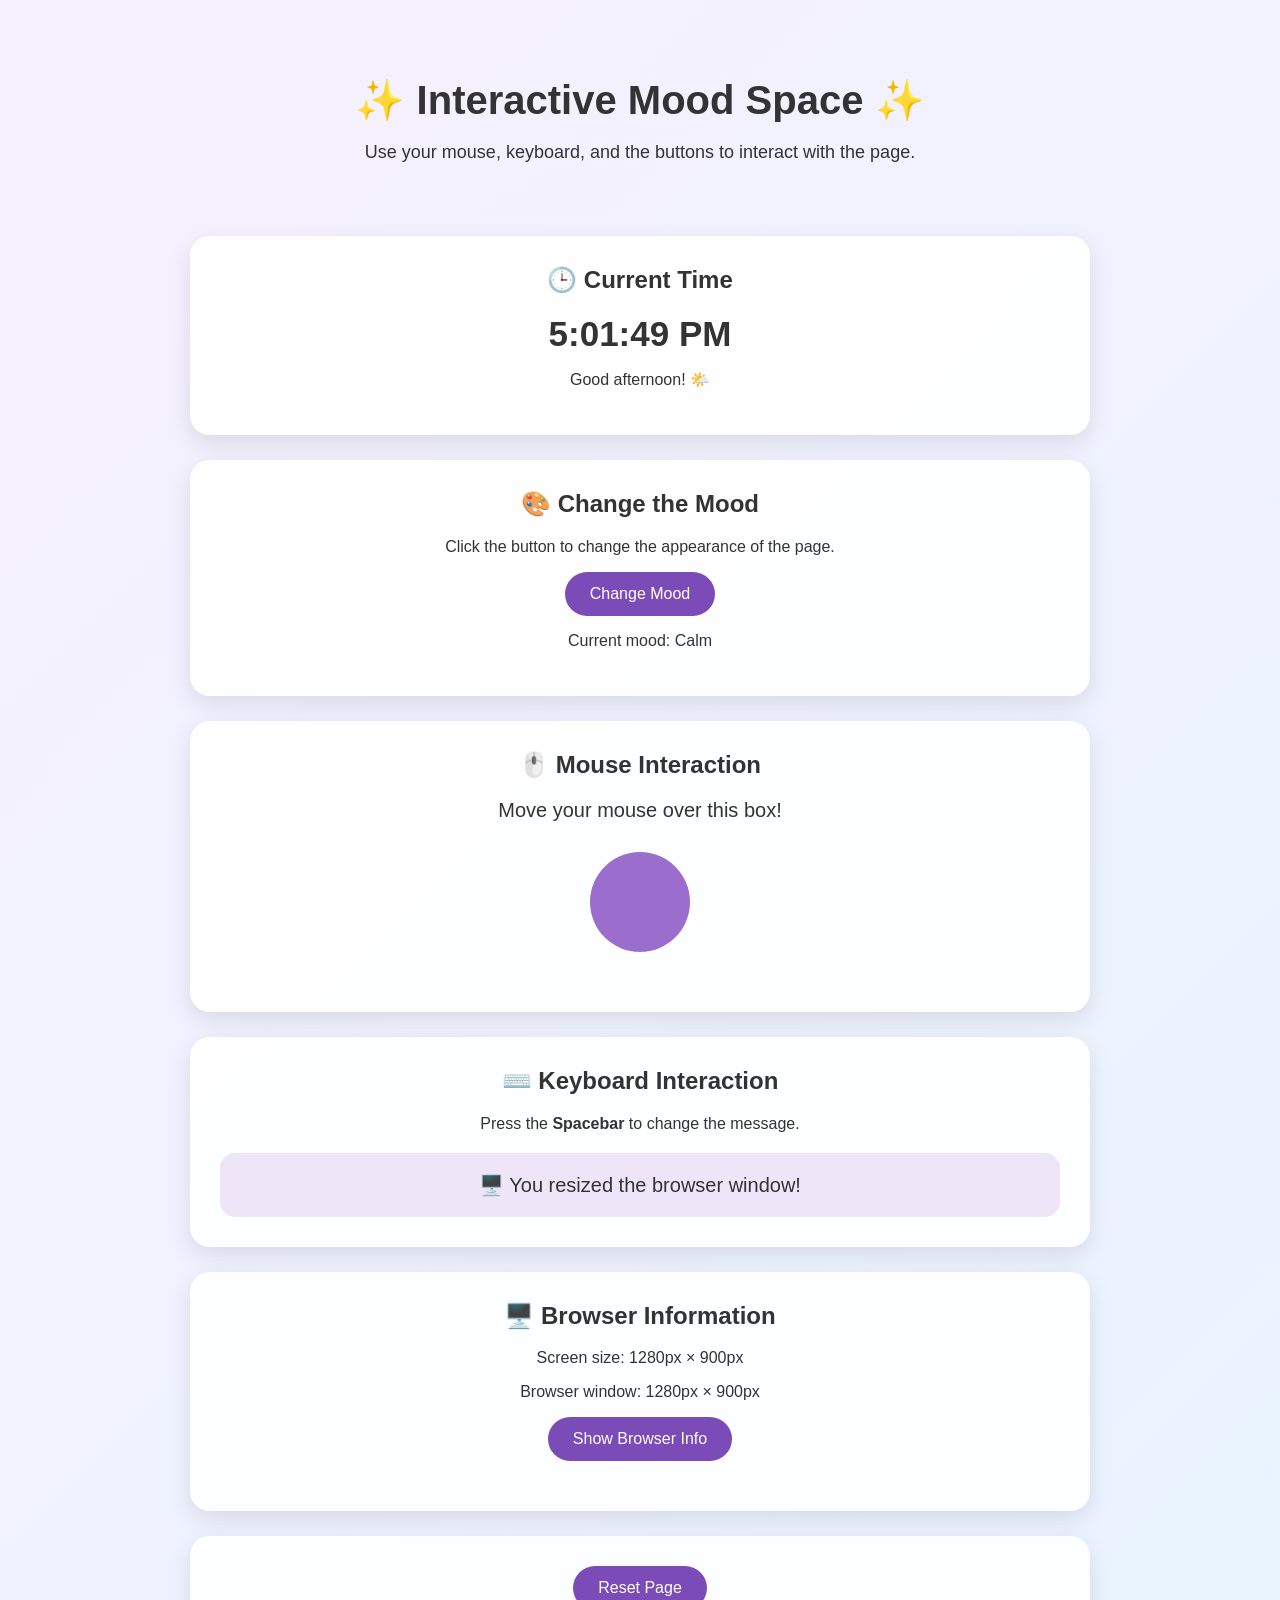
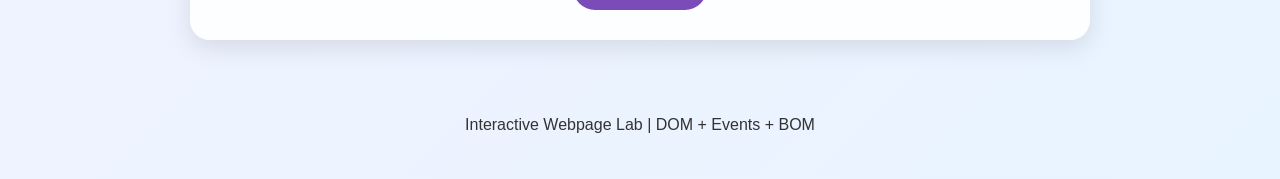
<file: index.html>
<!DOCTYPE html>
<html lang="en">
<head>
    <meta charset="UTF-8">
    <meta name="viewport" content="width=device-width, initial-scale=1.0">
    <title>Interactive Mood Space</title>
    <link rel="stylesheet" href="style.css">
</head>

<body>

    <header>
        <h1 id="title">✨ Interactive Mood Space ✨</h1>
        <p id="subtitle">Use your mouse, keyboard, and the buttons to interact with the page.</p>
    </header>

    <main>

        <!-- CLOCK -->
        <section class="card">
            <h2>🕒 Current Time</h2>
            <p id="clock">Loading time...</p>
            <p id="timeMessage">Welcome!</p>
        </section>

        <!-- MOOD CHANGER -->
        <section class="card">
            <h2>🎨 Change the Mood</h2>
            <p>Click the button to change the appearance of the page.</p>

            <button id="moodButton">Change Mood</button>

            <p id="moodText">Current mood: Calm</p>
        </section>

        <!-- MOUSE INTERACTION -->
        <section class="card mouse-card" id="mouseArea">
            <h2>🖱️ Mouse Interaction</h2>
            <p id="mouseMessage">
                Move your mouse over this box!
            </p>

            <div id="circle"></div>
        </section>

        <!-- KEYBOARD INTERACTION -->
        <section class="card">
            <h2>⌨️ Keyboard Interaction</h2>
            <p>Press the <strong>Spacebar</strong> to change the message.</p>

            <div id="keyboardMessage">
                Waiting for a key...
            </div>
        </section>

        <!-- WINDOW/BOM INTERACTION -->
        <section class="card">
            <h2>🖥️ Browser Information</h2>

            <p id="screenSize">Screen size: Loading...</p>
            <p id="windowSize">Window size: Loading...</p>

            <button id="infoButton">Show Browser Info</button>

            <p id="browserInfo"></p>
        </section>

        <!-- RESET -->
        <section class="card">
            <button id="resetButton">Reset Page</button>
        </section>

    </main>

    <footer>
        <p>Interactive Webpage Lab | DOM + Events + BOM</p>
    </footer>

    <script src="script.js"></script>

</body>
</html>
</file>
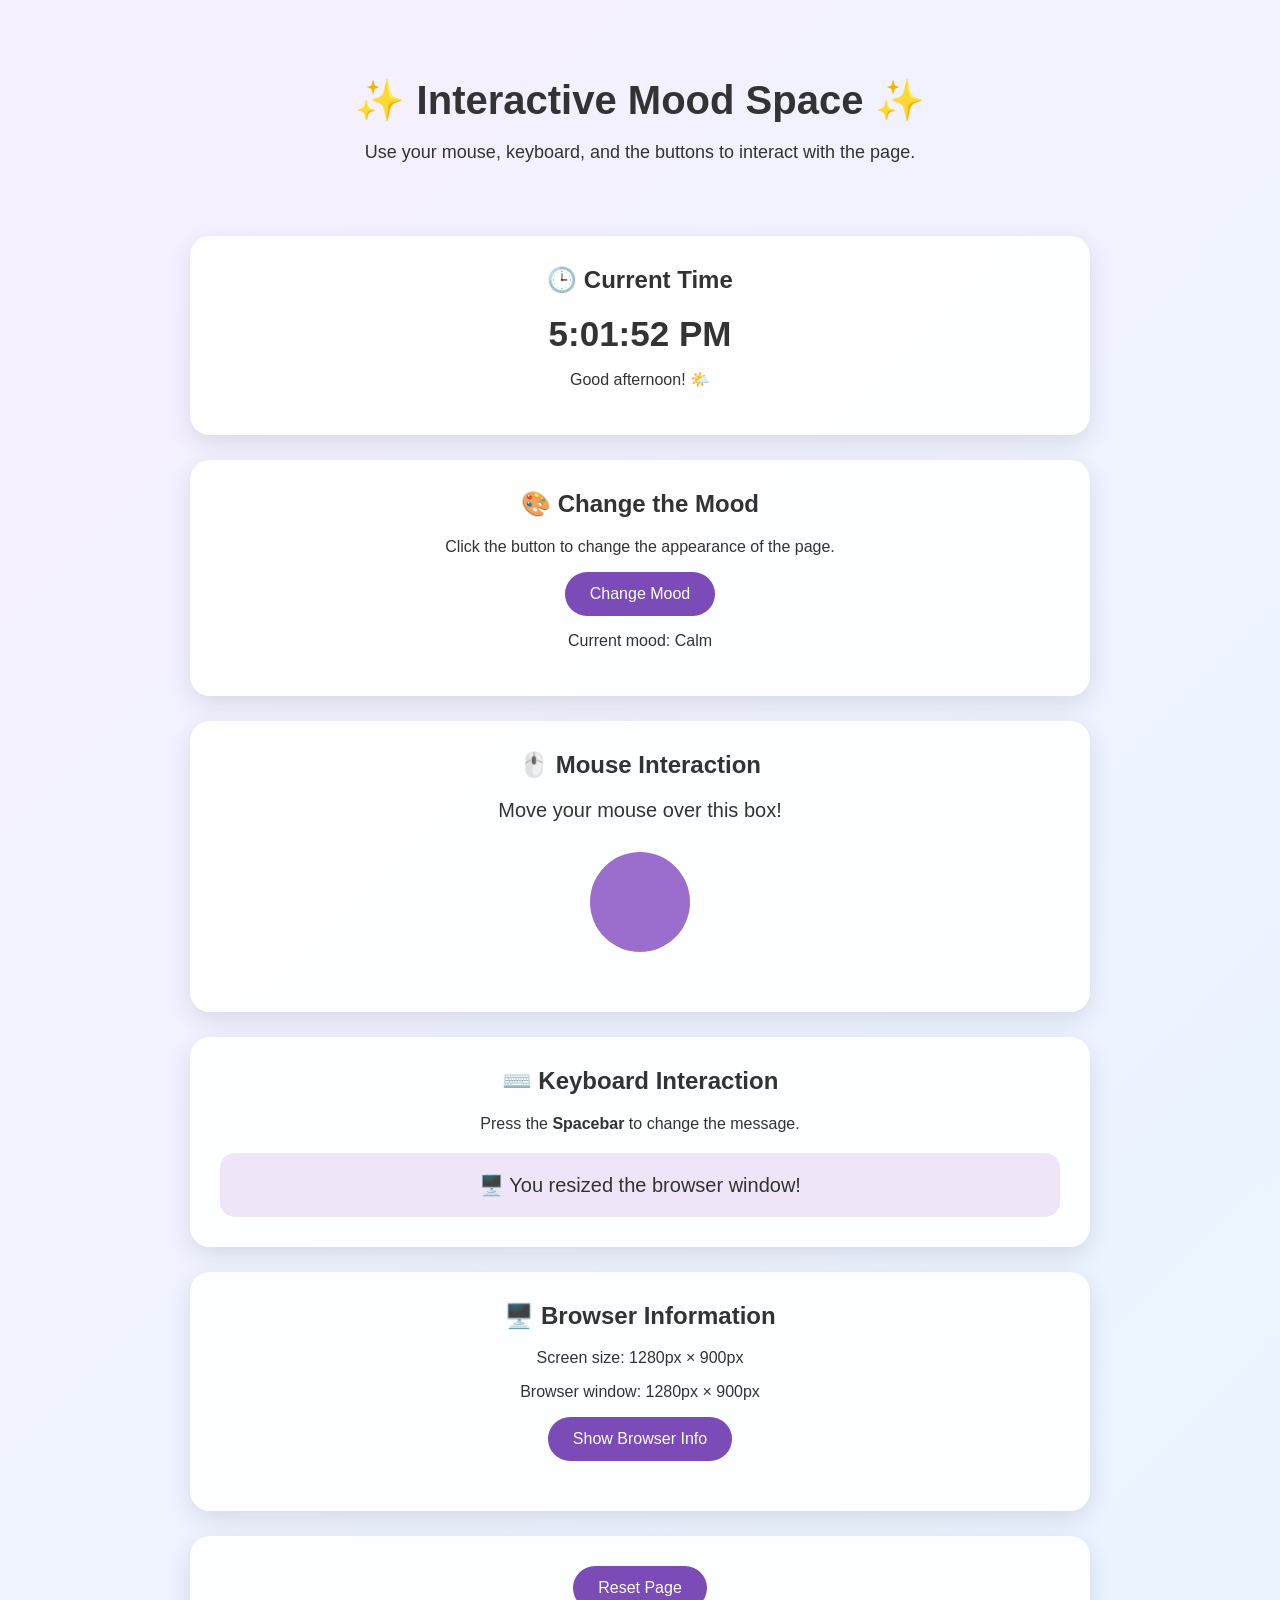
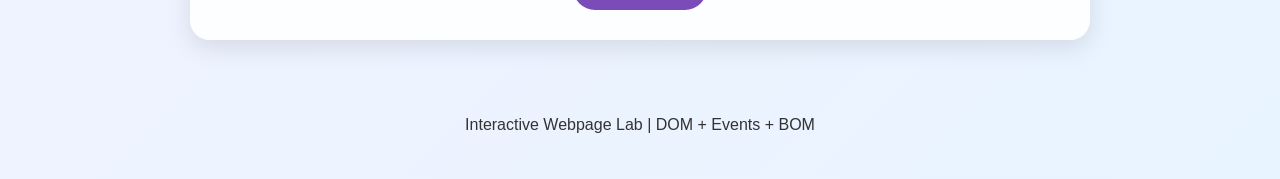
<file: lab-2/index.html>
<!DOCTYPE html>
<html lang="en">
<head>
    <meta charset="UTF-8">
    <meta name="viewport" content="width=device-width, initial-scale=1.0">
    <title>Interactive Mood Space</title>
    <link rel="stylesheet" href="style.css">
</head>

<body>

    <header>
        <h1 id="title">✨ Interactive Mood Space ✨</h1>
        <p id="subtitle">Use your mouse, keyboard, and the buttons to interact with the page.</p>
    </header>

    <main>

        <!-- CLOCK -->
        <section class="card">
            <h2>🕒 Current Time</h2>
            <p id="clock">Loading time...</p>
            <p id="timeMessage">Welcome!</p>
        </section>

        <!-- MOOD CHANGER -->
        <section class="card">
            <h2>🎨 Change the Mood</h2>
            <p>Click the button to change the appearance of the page.</p>

            <button id="moodButton">Change Mood</button>

            <p id="moodText">Current mood: Calm</p>
        </section>

        <!-- MOUSE INTERACTION -->
        <section class="card mouse-card" id="mouseArea">
            <h2>🖱️ Mouse Interaction</h2>
            <p id="mouseMessage">
                Move your mouse over this box!
            </p>

            <div id="circle"></div>
        </section>

        <!-- KEYBOARD INTERACTION -->
        <section class="card">
            <h2>⌨️ Keyboard Interaction</h2>
            <p>Press the <strong>Spacebar</strong> to change the message.</p>

            <div id="keyboardMessage">
                Waiting for a key...
            </div>
        </section>

        <!-- WINDOW/BOM INTERACTION -->
        <section class="card">
            <h2>🖥️ Browser Information</h2>

            <p id="screenSize">Screen size: Loading...</p>
            <p id="windowSize">Window size: Loading...</p>

            <button id="infoButton">Show Browser Info</button>

            <p id="browserInfo"></p>
        </section>

        <!-- RESET -->
        <section class="card">
            <button id="resetButton">Reset Page</button>
        </section>

    </main>

    <footer>
        <p>Interactive Webpage Lab | DOM + Events + BOM</p>
    </footer>

    <script src="script.js"></script>

</body>
</html>
</file>
<file: style.css>
/* GENERAL PAGE */

* {
    box-sizing: border-box;
}

body {
    margin: 0;
    font-family: Arial, sans-serif;
    background: linear-gradient(135deg, #f7f0ff, #e8f4ff);
    color: #333;
    transition: background 0.6s ease, color 0.6s ease;
}

/* HEADER */

header {
    text-align: center;
    padding: 50px 20px 30px;
}

header h1 {
    font-size: 40px;
    margin-bottom: 10px;
}

header p {
    font-size: 18px;
}

/* MAIN */

main {
    width: 90%;
    max-width: 900px;
    margin: auto;
}

/* CARDS */

.card {
    background: rgba(255, 255, 255, 0.9);
    padding: 30px;
    margin: 25px 0;
    border-radius: 20px;
    text-align: center;
    box-shadow: 0 8px 25px rgba(0, 0, 0, 0.1);
    transition: transform 0.3s ease, background 0.5s ease;
}

.card:hover {
    transform: translateY(-5px);
}

.card h2 {
    margin-top: 0;
}

/* BUTTONS */

button {
    border: none;
    padding: 13px 25px;
    border-radius: 25px;
    background: #7b4bb7;
    color: white;
    font-size: 16px;
    cursor: pointer;
    transition: 0.3s ease;
}

button:hover {
    transform: scale(1.08);
    background: #5f3594;
}

button:active {
    transform: scale(0.95);
}

/* CLOCK */

#clock {
    font-size: 35px;
    font-weight: bold;
    margin: 15px 0;
}

/* MOUSE AREA */

.mouse-card {
    min-height: 280px;
}

#mouseMessage {
    font-size: 20px;
}

#circle {
    width: 100px;
    height: 100px;
    background: #9b6dcc;
    border-radius: 50%;
    margin: 30px auto;
    transition: transform 0.3s ease, background 0.3s ease;
}

#circle:hover {
    transform: scale(1.3);
}

/* KEYBOARD */

#keyboardMessage {
    margin-top: 20px;
    padding: 20px;
    background: #eee5f8;
    border-radius: 15px;
    font-size: 20px;
    transition: 0.4s ease;
}

/* BROWSER INFO */

#browserInfo {
    margin-top: 20px;
    font-weight: bold;
}

/* FOOTER */

footer {
    text-align: center;
    padding: 30px;
    margin-top: 30px;
}

/* DARK MOOD */

body.dark {
    background: linear-gradient(135deg, #171321, #25203a);
    color: white;
}

body.dark .card {
    background: rgba(40, 35, 55, 0.95);
}

body.dark #keyboardMessage {
    background: #342c48;
}

body.dark button {
    background: #a87bdd;
}

/* SUNSET MOOD */

body.sunset {
    background: linear-gradient(135deg, #ffb88c, #de6262);
    color: white;
}

body.sunset .card {
    background: rgba(255, 255, 255, 0.88);
    color: #333;
}

/* MOBILE */

@media (max-width: 600px) {

    header h1 {
        font-size: 30px;
    }

    header p {
        font-size: 15px;
    }

    .card {
        padding: 20px;
    }

    #clock {
        font-size: 28px;
    }
}
</file>
<file: lab-2/style.css>
/* GENERAL PAGE */

* {
    box-sizing: border-box;
}

body {
    margin: 0;
    font-family: Arial, sans-serif;
    background: linear-gradient(135deg, #f7f0ff, #e8f4ff);
    color: #333;
    transition: background 0.6s ease, color 0.6s ease;
}

/* HEADER */

header {
    text-align: center;
    padding: 50px 20px 30px;
}

header h1 {
    font-size: 40px;
    margin-bottom: 10px;
}

header p {
    font-size: 18px;
}

/* MAIN */

main {
    width: 90%;
    max-width: 900px;
    margin: auto;
}

/* CARDS */

.card {
    background: rgba(255, 255, 255, 0.9);
    padding: 30px;
    margin: 25px 0;
    border-radius: 20px;
    text-align: center;
    box-shadow: 0 8px 25px rgba(0, 0, 0, 0.1);
    transition: transform 0.3s ease, background 0.5s ease;
}

.card:hover {
    transform: translateY(-5px);
}

.card h2 {
    margin-top: 0;
}

/* BUTTONS */

button {
    border: none;
    padding: 13px 25px;
    border-radius: 25px;
    background: #7b4bb7;
    color: white;
    font-size: 16px;
    cursor: pointer;
    transition: 0.3s ease;
}

button:hover {
    transform: scale(1.08);
    background: #5f3594;
}

button:active {
    transform: scale(0.95);
}

/* CLOCK */

#clock {
    font-size: 35px;
    font-weight: bold;
    margin: 15px 0;
}

/* MOUSE AREA */

.mouse-card {
    min-height: 280px;
}

#mouseMessage {
    font-size: 20px;
}

#circle {
    width: 100px;
    height: 100px;
    background: #9b6dcc;
    border-radius: 50%;
    margin: 30px auto;
    transition: transform 0.3s ease, background 0.3s ease;
}

#circle:hover {
    transform: scale(1.3);
}

/* KEYBOARD */

#keyboardMessage {
    margin-top: 20px;
    padding: 20px;
    background: #eee5f8;
    border-radius: 15px;
    font-size: 20px;
    transition: 0.4s ease;
}

/* BROWSER INFO */

#browserInfo {
    margin-top: 20px;
    font-weight: bold;
}

/* FOOTER */

footer {
    text-align: center;
    padding: 30px;
    margin-top: 30px;
}

/* DARK MOOD */

body.dark {
    background: linear-gradient(135deg, #171321, #25203a);
    color: white;
}

body.dark .card {
    background: rgba(40, 35, 55, 0.95);
}

body.dark #keyboardMessage {
    background: #342c48;
}

body.dark button {
    background: #a87bdd;
}

/* SUNSET MOOD */

body.sunset {
    background: linear-gradient(135deg, #ffb88c, #de6262);
    color: white;
}

body.sunset .card {
    background: rgba(255, 255, 255, 0.88);
    color: #333;
}

/* MOBILE */

@media (max-width: 600px) {

    header h1 {
        font-size: 30px;
    }

    header p {
        font-size: 15px;
    }

    .card {
        padding: 20px;
    }

    #clock {
        font-size: 28px;
    }
}
</file>
